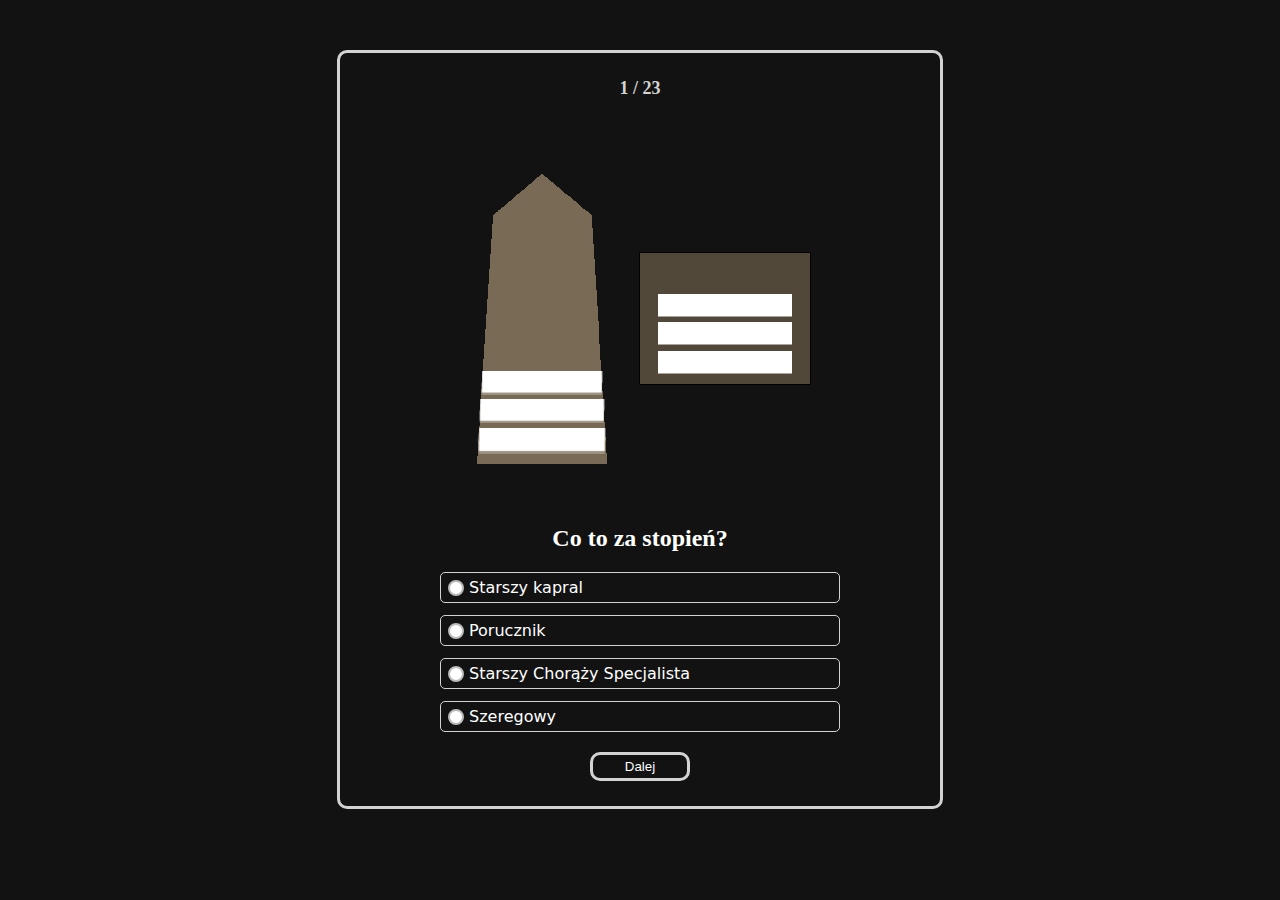
<file: index.html>
<!DOCTYPE html>
<html lang="en">

<head>
    <meta charset="UTF-8">
    <meta name="viewport" content="width=device-width, initial-scale=1.0">
    <link rel="stylesheet" href="./style.css">
    <title>Quiz - Stopnie Wojskowe</title>
</head>

<body>
    <div class="container">
        <div class="nrPytania"></div>
        <div class="pytanie"></div>
        <div class="odpowiedzi"></div>

        <input type="button" class="dalej" value="Dalej">
    </div>

    <script src="./script.js"></script>
</body>

</html>
</file>
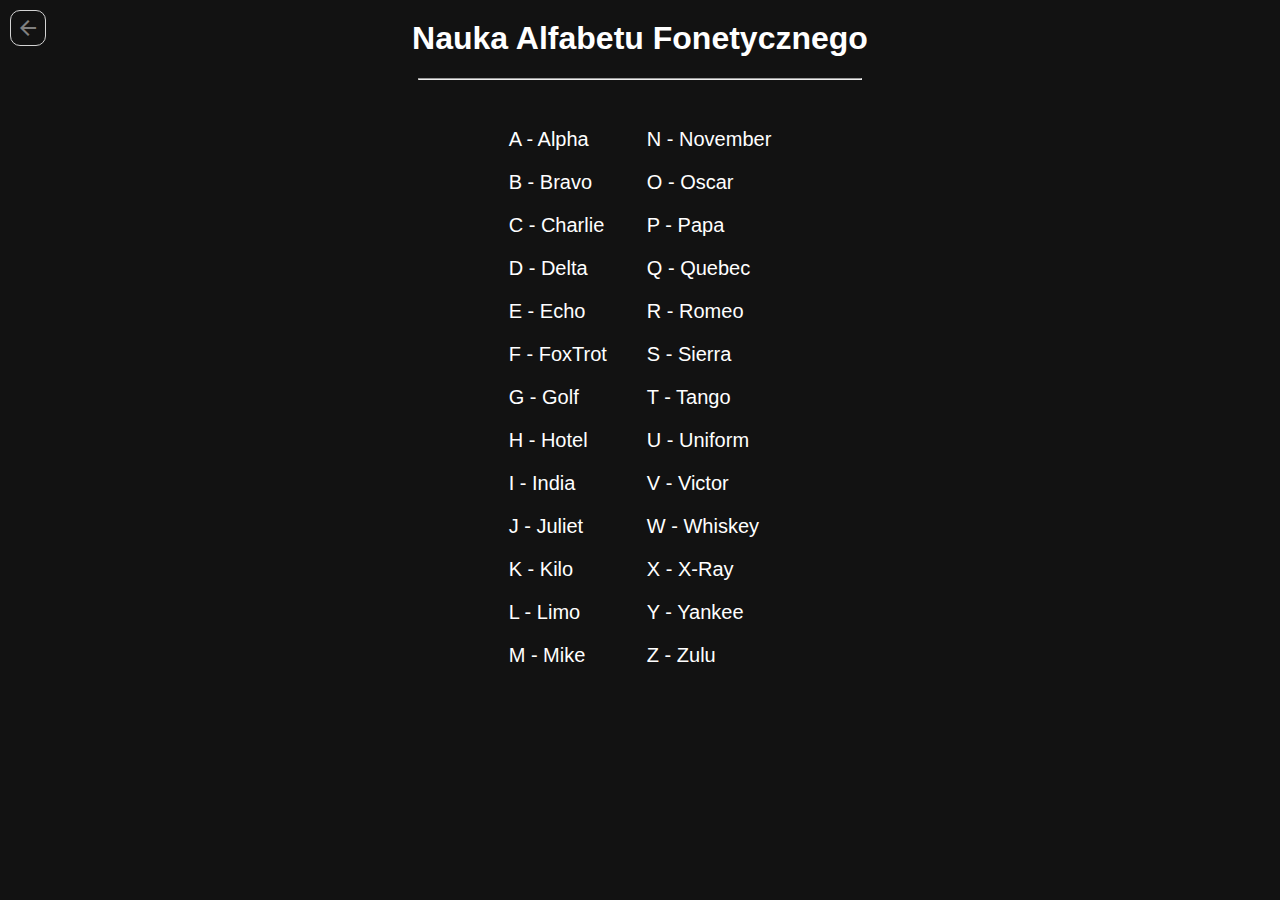
<file: quiz/alfabet-fonetyczny/nauka.html>
<!DOCTYPE html>
<html lang="en">

<head>
    <meta charset="UTF-8">
    <meta name="viewport" content="width=device-width, initial-scale=1.0">
    <link rel="stylesheet"
        href="https://fonts.googleapis.com/css2?family=Material+Symbols+Outlined:opsz,wght,FILL,GRAD@20..48,100..700,0..1,-50..200&icon_names=arrow_back,arrow_upward_alt" />
    <link rel="stylesheet" href="./style.css">
    <title>Nauka Stopni Wojskowych</title>
</head>

<body>
    <div class="powrot" onclick=location.href="./quiz.html">
        <span class="material-symbols-outlined ikonka">arrow_back</span>
    </div>

    <h1 class="naglowek">Nauka Alfabetu Fonetycznego</h1>
    <hr style="width: 35%;">

    <div class="box">
        <div class="col1">
            <p>A - Alpha</p>
            <p>B - Bravo</p>
            <p>C - Charlie</p>
            <p>D - Delta</p>
            <p>E - Echo</p>
            <p>F - FoxTrot</p>
            <p>G - Golf</p>
            <p>H - Hotel</p>
            <p>I - India</p>
            <p>J - Juliet</p>
            <p>K - Kilo</p>
            <p>L - Limo</p>
            <p>M - Mike</p>
        </div>

        <div class="col2">
            <p>N - November</p>
            <p>O - Oscar</p>
            <p>P - Papa</p>
            <p>Q - Quebec</p>
            <p>R - Romeo</p>
            <p>S - Sierra</p>
            <p>T - Tango</p>
            <p>U - Uniform</p>
            <p>V - Victor</p>
            <p>W - Whiskey</p>
            <p>X - X-Ray</p>
            <p>Y - Yankee</p>
            <p>Z - Zulu</p>
        </div>
    </div>
</body>

</html>
</file>
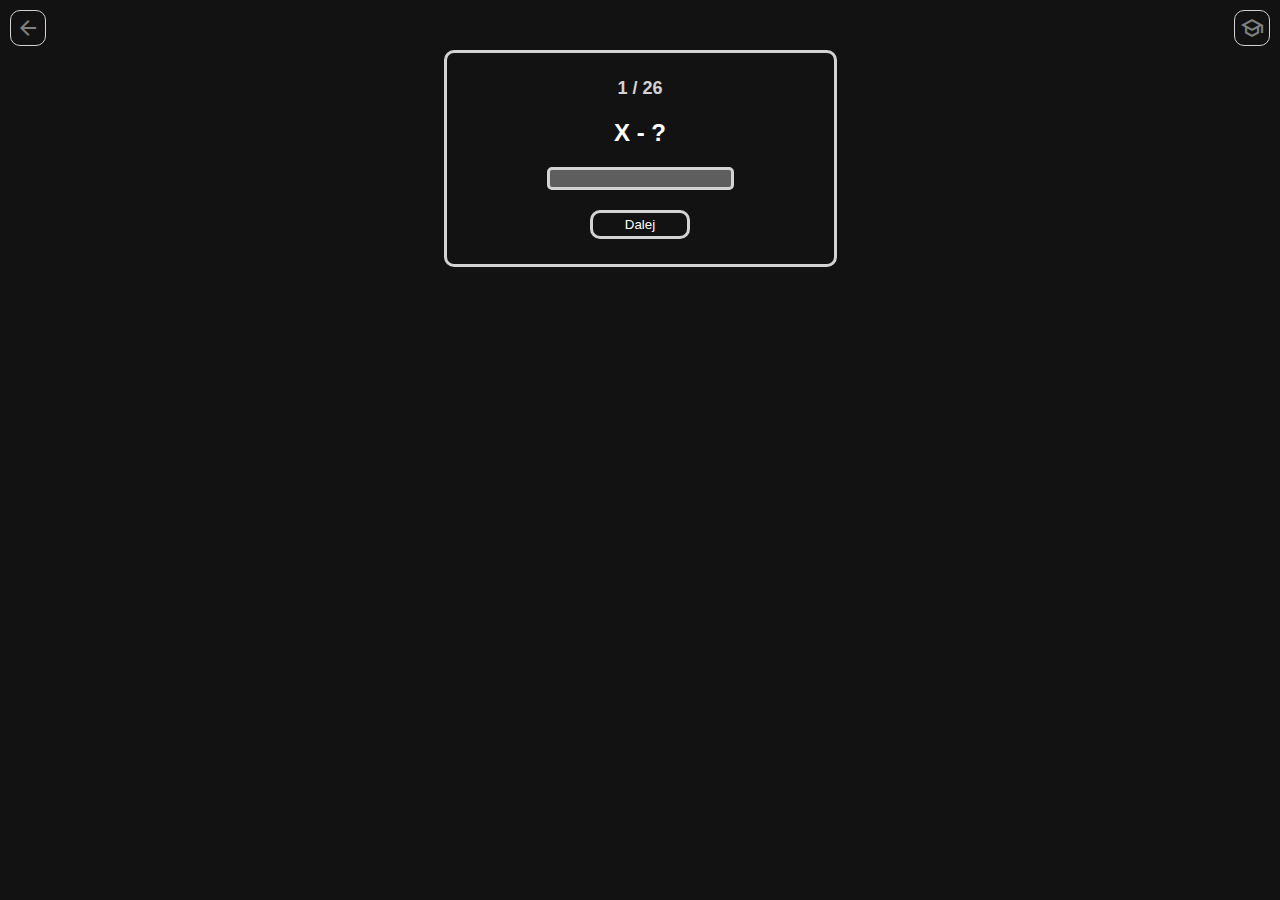
<file: quiz/alfabet-fonetyczny/quiz.html>
<!DOCTYPE html>
<html lang="en">

<head>
    <meta charset="UTF-8">
    <meta name="viewport" content="width=device-width, initial-scale=1.0">
    <link rel="stylesheet"
        href="https://fonts.googleapis.com/css2?family=Material+Symbols+Outlined:opsz,wght,FILL,GRAD@24,400,0,0&icon_names=arrow_back,school" />
    <link rel="stylesheet" href="./style.css">
    <title>Quiz Alfabet Fonetyczny</title>
</head>

<body>
    <div class="powrot" onclick=location.href="../../index.html">
        <span class="material-symbols-outlined ikonka">arrow_back</span>
    </div>

    <div class="nauka" onclick=location.href="./nauka.html">
        <span class="material-symbols-outlined ikonka">school</span>
    </div>

    <div class="container">
        <div class="nrPytania"></div>
        <div class="pytanie"></div>
        <div class="odpowiedzi"></div>

        <input type="button" class="dalej" value="Dalej">
    </div>

    <script src="./script.js"></script>
</body>

</html>
</file>
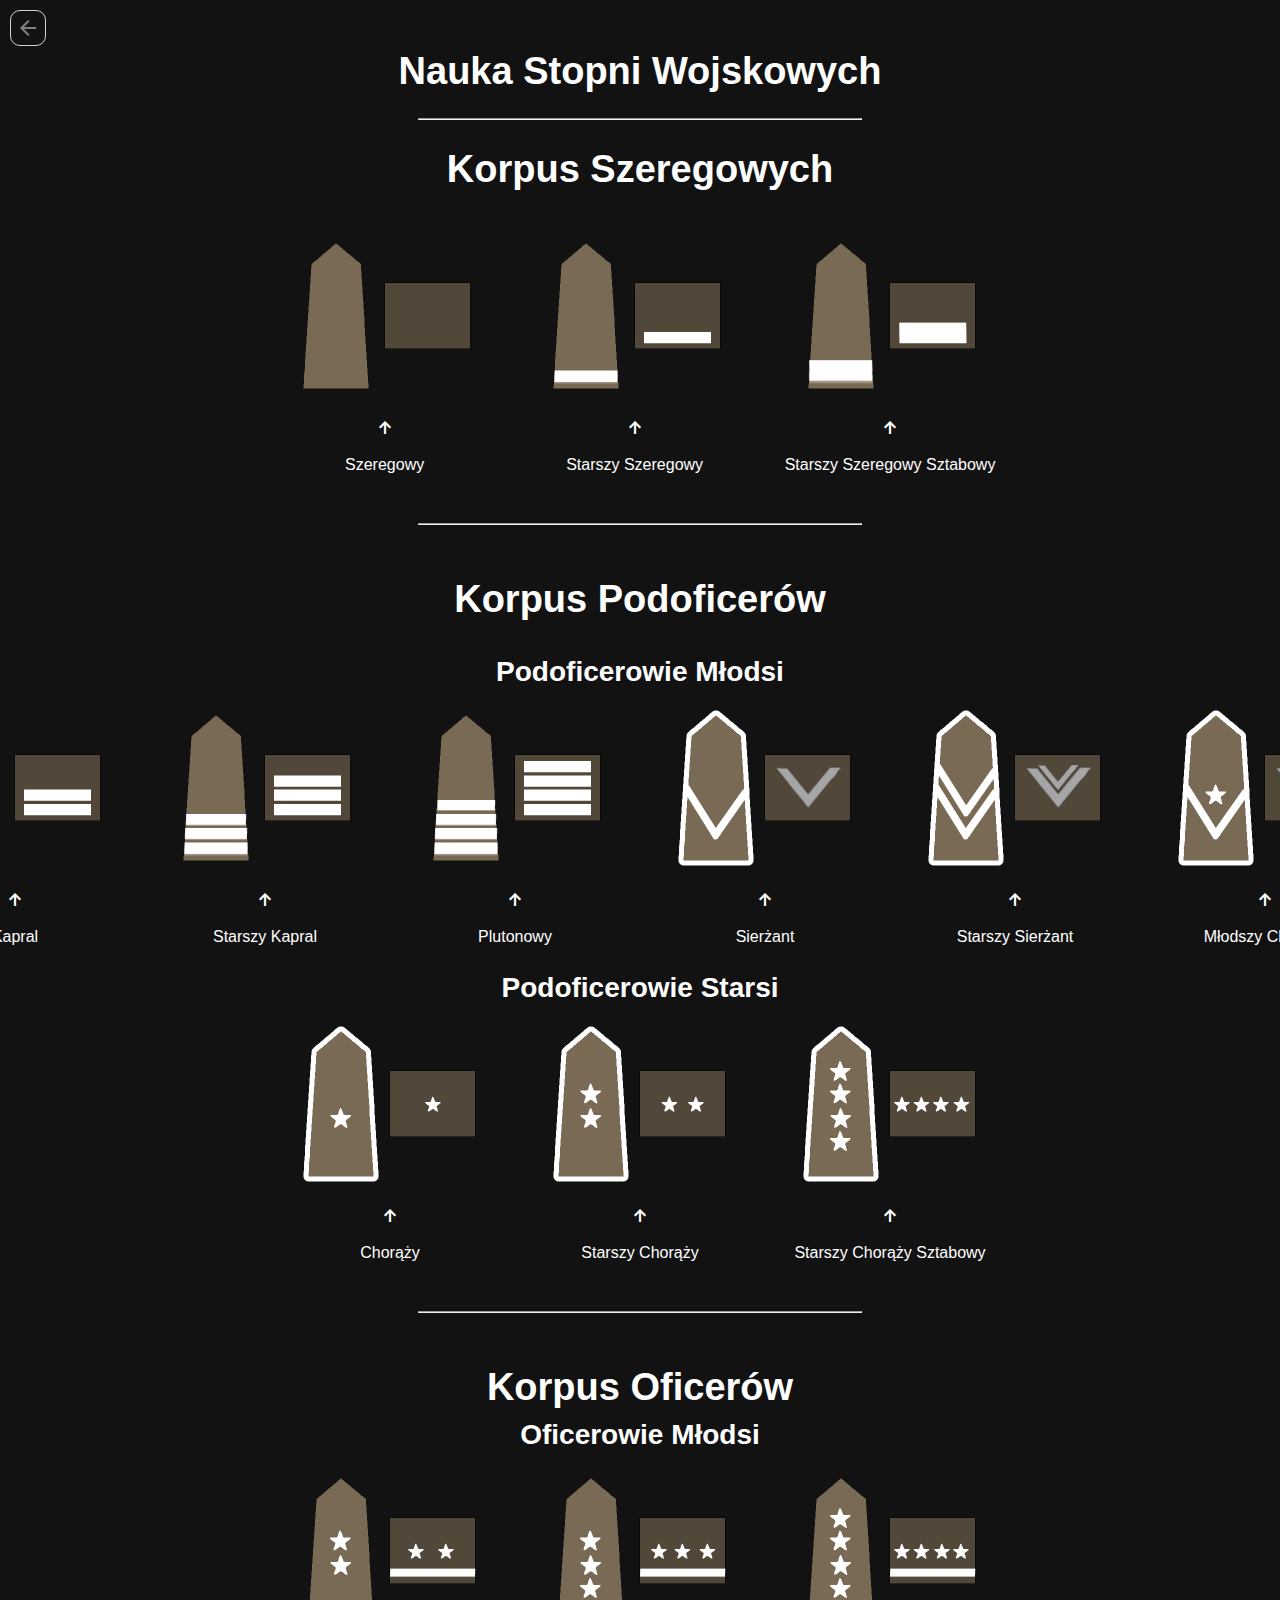
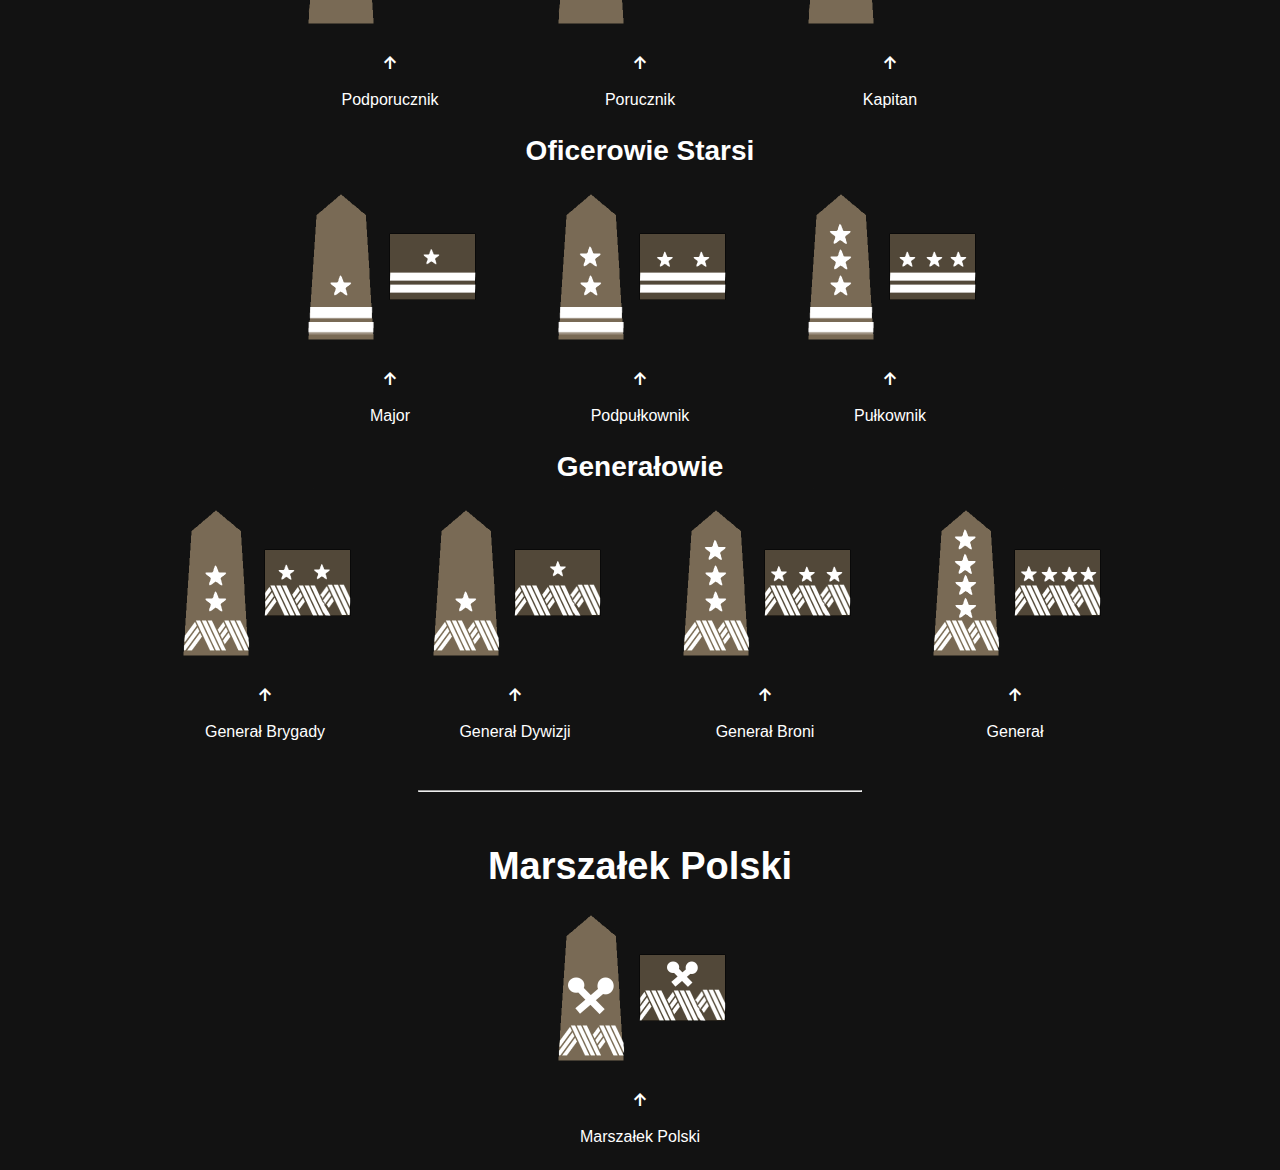
<file: quiz/stopnie-wojskowe/nauka.html>
<!DOCTYPE html>
<html lang="en">

<head>
    <meta charset="UTF-8">
    <meta name="viewport" content="width=device-width, initial-scale=1.0">
    <link rel="stylesheet"
        href="https://fonts.googleapis.com/css2?family=Material+Symbols+Outlined:opsz,wght,FILL,GRAD@20..48,100..700,0..1,-50..200&icon_names=arrow_back,arrow_upward_alt" />
    <link rel="stylesheet" href="./style.css">
    <title>Nauka Stopni Wojskowych</title>
</head>

<body>
    <div class="powrot" onclick=location.href="./quiz.html">
        <span class="material-symbols-outlined ikonka">arrow_back</span>
    </div>

    <h1 class="naglowek">Nauka Stopni Wojskowych</h1>
    <hr style="width: 35%;">

    <div class="korpusy">
        <h2>Korpus Szeregowych</h2>
        <div class="szeregowych">
            <div class="stopien">
                <img src="../../img/stopnie/1.png" alt="Szeregowy" title="Szeregowy">
                <span class="material-symbols-outlined">arrow_upward_alt</span>
                <p>Szeregowy</p>
            </div>
            <div class="stopien">
                <img src="../../img/stopnie/2.png" alt="Starszy Szeregowy" title="Starszy Szeregowy">
                <span class="material-symbols-outlined">arrow_upward_alt</span>
                <p>Starszy Szeregowy</p>
            </div>
            <div class="stopien">
                <img src="../../img/stopnie/3.png" alt="Starszy Szeregowy Sztabowy" title="Starszy Szeregowy Sztabowy">
                <span class="material-symbols-outlined">arrow_upward_alt</span>
                <p>Starszy Szeregowy Sztabowy</p>
            </div>
        </div>
        <hr style="width: 35%;">

        <h2>Korpus Podoficerów</h2>
        <div class="podoficerow">
            <h3>Podoficerowie Młodsi</h3>
            <div class="podoficerowie-mlodsi">
                <div class="stopien">
                    <img src="../../img/stopnie/4.png" alt="Kapral" title="Kapral">
                    <span class="material-symbols-outlined">arrow_upward_alt</span>
                    <p>Kapral</p>
                </div>

                <div class="stopien">
                    <img src="../../img/stopnie/5.png" alt="Starszy Kapral" title="Starszy Kapral">
                    <span class="material-symbols-outlined">arrow_upward_alt</span>
                    <p>Starszy Kapral</p>
                </div>

                <div class="stopien">
                    <img src="../../img/stopnie/6.png" alt="Plutonowy" title="Plutonowy">
                    <span class="material-symbols-outlined">arrow_upward_alt</span>
                    <p>Plutonowy</p>
                </div>

                <div class="stopien">
                    <img src="../../img/stopnie/7.png" alt="Sierżant" title="Sierżant">
                    <span class="material-symbols-outlined">arrow_upward_alt</span>
                    <p>Sierżant</p>
                </div>

                <div class="stopien">
                    <img src="../../img/stopnie/8.png" alt="Starszy Sierżant" title="Starszy Sierżant">
                    <span class="material-symbols-outlined">arrow_upward_alt</span>
                    <p>Starszy Sierżant</p>
                </div>

                <div class="stopien">
                    <img src="../../img/stopnie/9.png" alt="Młodszy Chorąży" title="Młodszy Chorąży">
                    <span class="material-symbols-outlined">arrow_upward_alt</span>
                    <p>Młodszy Chorąży</p>
                </div>
            </div>


            <h3>Podoficerowie Starsi</h3>
            <div class="podoficerowie-starsi">
                <div class="stopien">
                    <img src="../../img/stopnie/10.png" alt="Chorąży" title="Chorąży">
                    <span class="material-symbols-outlined">arrow_upward_alt</span>
                    <p>Chorąży</p>
                </div>

                <div class="stopien">
                    <img src="../../img/stopnie/11.png" alt="Starszy Chorąży" title="Starszy Chorąży">
                    <span class="material-symbols-outlined">arrow_upward_alt</span>
                    <p>Starszy Chorąży</p>
                </div>

                <div class="stopien">
                    <img src="../../img/stopnie/12.png" alt="Starszy Chorąży Sztabowy" title="Starszy Chorąży Sztabowy">
                    <span class="material-symbols-outlined">arrow_upward_alt</span>
                    <p>Starszy Chorąży Sztabowy</p>
                </div>
            </div>
        </div>

        <hr style="width: 35%;">
        <div class="oficerow">
            <h2>Korpus Oficerów</h2>
            <h3>Oficerowie Młodsi</h3>
            <div class="oficerowiemlodsi">
                <div class="stopien">
                    <img src="../../img/stopnie/13.png" alt="Podporucznik" title="Podporucznik">
                    <span class="material-symbols-outlined">arrow_upward_alt</span>
                    <p>Podporucznik</p>
                </div>

                <div class="stopien">
                    <img src="../../img/stopnie/14.png" alt="Porucznik" title="Porucznik">
                    <span class="material-symbols-outlined">arrow_upward_alt</span>
                    <p>Porucznik</p>
                </div>

                <div class="stopien">
                    <img src="../../img/stopnie/15.png" alt="Kapitan" title="Kapitan">
                    <span class="material-symbols-outlined">arrow_upward_alt</span>
                    <p>Kapitan</p>
                </div>
            </div>

            <h3>Oficerowie Starsi</h3>
            <div class="oficerowiestarsi">
                <div class="stopien">
                    <img src="../../img/stopnie/16.png" alt="Major" title="Major">
                    <span class="material-symbols-outlined">arrow_upward_alt</span>
                    <p>Major</p>
                </div>

                <div class="stopien">
                    <img src="../../img/stopnie/17.png" alt="Podpułkownik" title="Podpułkownik">
                    <span class="material-symbols-outlined">arrow_upward_alt</span>
                    <p>Podpułkownik</p>
                </div>

                <div class="stopien">
                    <img src="../../img/stopnie/18.png" alt="Pułkownik" title="Pułkownik">
                    <span class="material-symbols-outlined">arrow_upward_alt</span>
                    <p>Pułkownik</p>
                </div>
            </div>

            <h3>Generałowie</h3>
            <div class="generalowie">
                <div class="stopien">
                    <img src="../../img/stopnie/19.png" alt="Generał Brygady" title="Generał Brygady">
                    <span class="material-symbols-outlined">arrow_upward_alt</span>
                    <p>Generał Brygady</p>
                </div>

                <div class="stopien">
                    <img src="../../img/stopnie/20.png" alt="Generał Dywizji" title="Generał Dywizji">
                    <span class="material-symbols-outlined">arrow_upward_alt</span>
                    <p>Generał Dywizji</p>
                </div>

                <div class="stopien">
                    <img src="../../img/stopnie/21.png" alt="Generał Broni" title="Generał Broni">
                    <span class="material-symbols-outlined">arrow_upward_alt</span>
                    <p>Generał Broni</p>
                </div>

                <div class="stopien">
                    <img src="../../img/stopnie/22.png" alt="Generał" title="Generał">
                    <span class="material-symbols-outlined">arrow_upward_alt</span>
                    <p>Generał</p>
                </div>
            </div>
        </div>

        <hr style="width: 35%;">
        <div class="marszalek">
            <h2>Marszałek Polski</h2>
            <div class="stopien">
                <img src="../../img/stopnie/23.png" alt="Marszałek Polski" title="Marszałek Polski">
                <span class="material-symbols-outlined">arrow_upward_alt</span>
                <p>Marszałek Polski</p>
            </div>
        </div>
    </div>
</body>

</html>
</file>
<file: style.css>
* {
    background-color: #121212;
    color: white;
}

.container {
    margin-top: 50px;
    display: flex;
    flex-direction: column;
    justify-self: center;
    text-align: center;
    gap: 20px;

    border: 3px solid lightgray;
    border-radius: 10px;
    padding: 25px 100px;
}

.nrPytania {
    color: lightgray;
    font-weight: bold;
    font-size: 18px;
}

.pytanie {
    font-weight: bold;
    font-size: 24px;
}

.odpowiedzi {
    display: flex;
    flex-direction: column;
    gap: 10px;
    text-align: left;
}

.active {
    background-color: rgb(169, 169, 169, 0.5);
    border-color: #2fb46a;
    transition: all 0.3s ease-in-out;
}

.przyciskBox {
    border: 1px solid lightgray;
    border-radius: 5px;
    cursor: pointer;
    padding-left: 2px;
    font-size: 16px;
    padding: 5px 2px;

    display: flex;
    flex-direction: row-reverse;
    justify-content: start;
    align-items: center;
}

.przyciskBox:hover {
    background-color: rgb(169, 169, 169, 0.5);
    transition: all 0.3s ease-in-out;
    transform: translateY(1px);
    border-color: #2fb46a;
}

.odpowiedzi {
    display: flex;
    flex-direction: column;
    gap: 12px;
    font-family: 'Inter', system-ui, Arial, sans-serif;
}


input {
    position: absolute;
    opacity: 0;
}

.przyciskBox::after {
    content: "";
    width: 12px;
    height: 12px;
    border: 2px solid #bbb;
    border-radius: 50%;
    background: #fff;
    flex-shrink: 0;
    transition: all 0.2s ease;

    display: flex;
    align-items: center;
    margin: 0 5px;
}

.przyciskBox.active::after {
    border-color: #2fb46a;
    background: radial-gradient(circle at 35% 35%, #2fb46a 0%, #0ea370 80%);
    box-shadow: 0 0 0 3px rgba(47, 180, 106, 0.15);
}

.dalej {
    position: relative;
    opacity: 1;
    border: 3px solid lightgray;
    border-radius: 10px;
    width: 100px;
    padding: 4px;
    cursor: pointer;
    margin: 0 auto;
}

.dalej:hover {
    transform: scale(1.1);
    transition: all 0.3s ease-in-out;
    background-color: rgba(169, 169, 169, 0.4);
}

.jeszczeRaz {
    border: 3px solid lightgray;
    border-radius: 10px;
    width: 100px;
    padding: 4px;
    cursor: pointer;
    margin: 0 auto;
}

.jeszczeRaz:hover {
    transform: scale(1.1);
    transition: all 0.3s ease-in-out;
    background-color: rgba(169, 169, 169, 0.4);
}
</file>
<file: quiz/alfabet-fonetyczny/style.css>
* {
    background-color: #121212;
    color: white;
    font-family: Arial, Helvetica, sans-serif;
}

.powrot {
    position: absolute;
    color: gray;
    top: 10px;
    left: 10px;
}

.nauka {
    position: absolute;
    color: gray;
    top: 10px;
    right: 10px;
}

.ikonka {
    color: gray;
    padding: 5px;
    border: 1px solid lightgray;
    border-radius: 10px;
    cursor: pointer;
}

.ikonka:hover {
    background-color: rgba(169, 169, 169, 0.4);
    cursor: pointer;
    color: white;
}

.container {
    margin-top: 50px;
    display: flex;
    flex-direction: column;
    justify-self: center;
    text-align: center;
    gap: 20px;

    border: 3px solid lightgray;
    border-radius: 10px;
    padding: 25px 100px;

    max-height: 85vh;
}

.nrPytania {
    color: lightgray;
    font-weight: bold;
    font-size: 18px;
}

.pytanie {
    font-weight: bold;
    font-size: 24px;
}

.odpowiedz {
    background-color: rgb(169, 169, 169, 0.5);
    border: 3px solid lightgray;
    border-radius: 5px;
}

.active {
    background-color: rgb(169, 169, 169, 0.5);
    border-color: #2fb46a;
    transition: all 0.3s ease-in-out;
}

.dalej {
    position: relative;
    opacity: 1;
    border: 3px solid lightgray;
    border-radius: 10px;
    width: 100px;
    padding: 4px;
    cursor: pointer;
    margin: 0 auto;
}

.dalej:hover {
    transform: scale(1.1);
    transition: all 0.3s ease-in-out;
    background-color: rgba(169, 169, 169, 0.4);
}

.jeszczeRaz {
    border: 3px solid lightgray;
    border-radius: 10px;
    width: 100px;
    padding: 4px;
    cursor: pointer;
    margin: 0 auto;
}

.jeszczeRaz:hover {
    transform: scale(1.1);
    transition: all 0.3s ease-in-out;
    background-color: rgba(169, 169, 169, 0.4);
}

/* Nauka */

.naglowek {
    text-align: center;
    font-size: 32px;
    font-weight: bold;
    margin-top: 20px;
}

.box {
    display: flex;
    justify-content: center;
    align-content: center;
    width: 100%;
}

.col1, .col2 {
    padding: 20px;
    font-size: 20px;
}
</file>
<file: quiz/stopnie-wojskowe/style.css>
* {
    background-color: #121212;
    color: white;
    font-family: Arial, Helvetica, sans-serif;
}

.powrot {
    position: absolute;
    color: gray;
    top: 10px;
    left: 10px;
}

.nauka {
    position: absolute;
    color: gray;
    top: 10px;
    right: 10px;
}

.ikonka {
    color: gray;
    padding: 5px;
    border: 1px solid lightgray;
    border-radius: 10px;
    cursor: pointer;
}

.ikonka:hover {
    background-color: rgba(169, 169, 169, 0.4);
    cursor: pointer;
    color: white;
}

.container {
    margin-top: 50px;
    display: flex;
    flex-direction: column;
    justify-self: center;
    text-align: center;
    gap: 20px;

    border: 3px solid lightgray;
    border-radius: 10px;
    padding: 25px 100px;

    max-height: 85vh;
}

.nrPytania {
    color: lightgray;
    font-weight: bold;
    font-size: 18px;
}

.pytanie {
    font-weight: bold;
    font-size: 24px;
}

.odpowiedzi {
    display: flex;
    flex-direction: column;
    gap: 10px;
    text-align: left;
}

.active {
    background-color: rgb(169, 169, 169, 0.5);
    border-color: #2fb46a;
    transition: all 0.3s ease-in-out;
}

.przyciskBox {
    border: 1px solid lightgray;
    border-radius: 5px;
    cursor: pointer;
    padding-left: 2px;
    font-size: 16px;
    padding: 5px 2px;

    display: flex;
    flex-direction: row-reverse;
    justify-content: start;
    align-items: center;
}

.przyciskBox:hover {
    background-color: rgb(169, 169, 169, 0.5);
    transition: all 0.3s ease-in-out;
    transform: translateY(1px);
    border-color: #2fb46a;
}

.odpowiedzi {
    display: flex;
    flex-direction: column;
    gap: 12px;
    font-family: 'Inter', system-ui, Arial, sans-serif;
}


input {
    position: absolute;
    opacity: 0;
}

.przyciskBox::after {
    content: "";
    width: 12px;
    height: 12px;
    border: 2px solid #bbb;
    border-radius: 50%;
    background: #fff;
    flex-shrink: 0;
    transition: all 0.2s ease;

    display: flex;
    align-items: center;
    margin: 0 5px;
}

.przyciskBox.active::after {
    border-color: #2fb46a;
    background: radial-gradient(circle at 35% 35%, #2fb46a 0%, #0ea370 80%);
    box-shadow: 0 0 0 3px rgba(47, 180, 106, 0.15);
}

.dalej {
    position: relative;
    opacity: 1;
    border: 3px solid lightgray;
    border-radius: 10px;
    width: 100px;
    padding: 4px;
    cursor: pointer;
    margin: 0 auto;
}

.dalej:hover {
    transform: scale(1.1);
    transition: all 0.3s ease-in-out;
    background-color: rgba(169, 169, 169, 0.4);
}

.jeszczeRaz {
    border: 3px solid lightgray;
    border-radius: 10px;
    width: 100px;
    padding: 4px;
    cursor: pointer;
    margin: 0 auto;
}

.jeszczeRaz:hover {
    transform: scale(1.1);
    transition: all 0.3s ease-in-out;
    background-color: rgba(169, 169, 169, 0.4);
}

/* Korpusy */

.naglowek {
    text-align: center;
    margin-top: 50px;
    font-size: 38px;
}

.podnaglowek {
    text-align: center;
    margin-bottom: 20px;
    font-size: 20px;
}


.korpusy {
    display: flex;
    flex-direction: column;
    justify-content: center;
    align-items: center;
    gap: 25px;
}

.korpusy img {
    width: 200px;
    height: auto;
}

.korpusy h2 {
    text-align: center;
    font-size: 38px;
    margin: auto;
    margin-top: 20px;
}

.korpusy h3 {
    text-align: center;
    font-size: 28px;
    margin: auto;
    margin-top: 10px;
}

.stopien {
    display: flex;
    flex-direction: column;
    justify-items: center;
    align-items: center;
}

.szeregowych,.podoficerowie-mlodsi, .oficerowiemlodsi, .podoficerowie-starsi, .oficerowiestarsi, .generalowie {
    display: flex;
    justify-content: center;
    gap: 50px;
}
</file>
